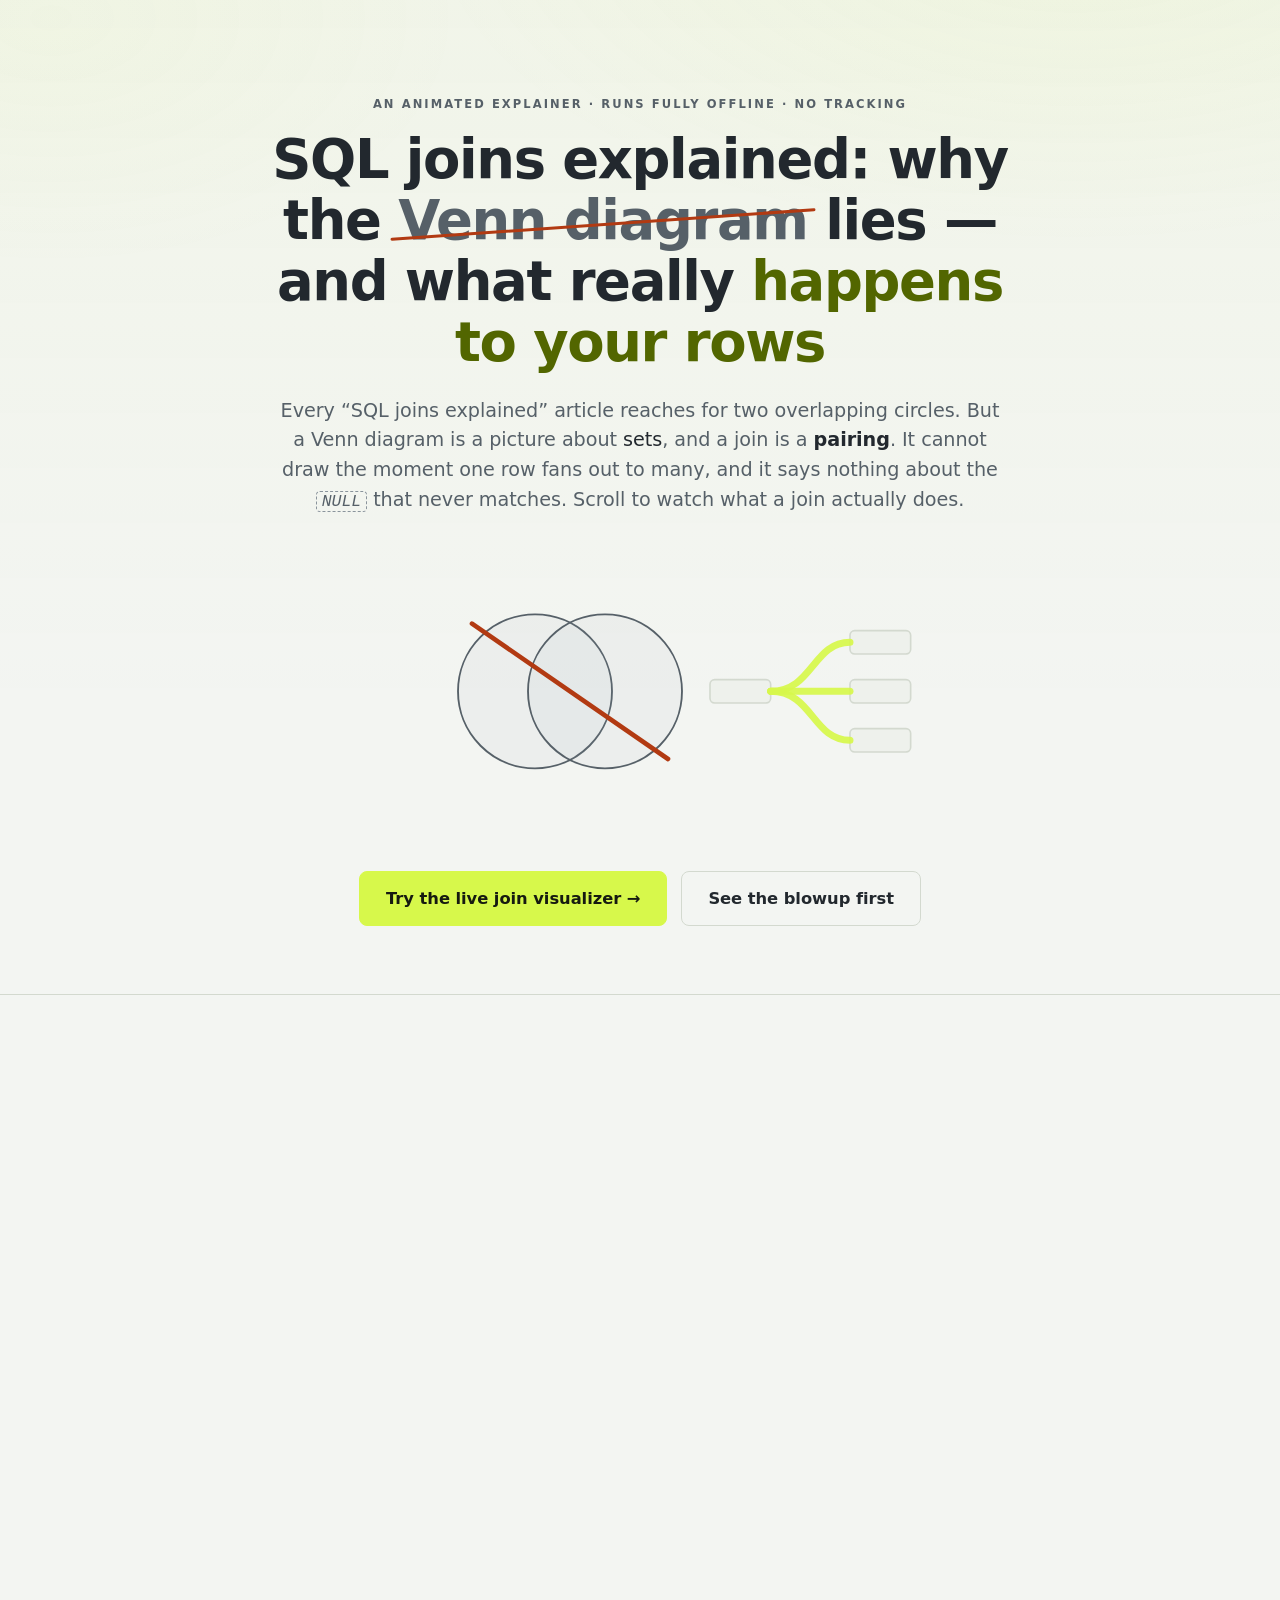
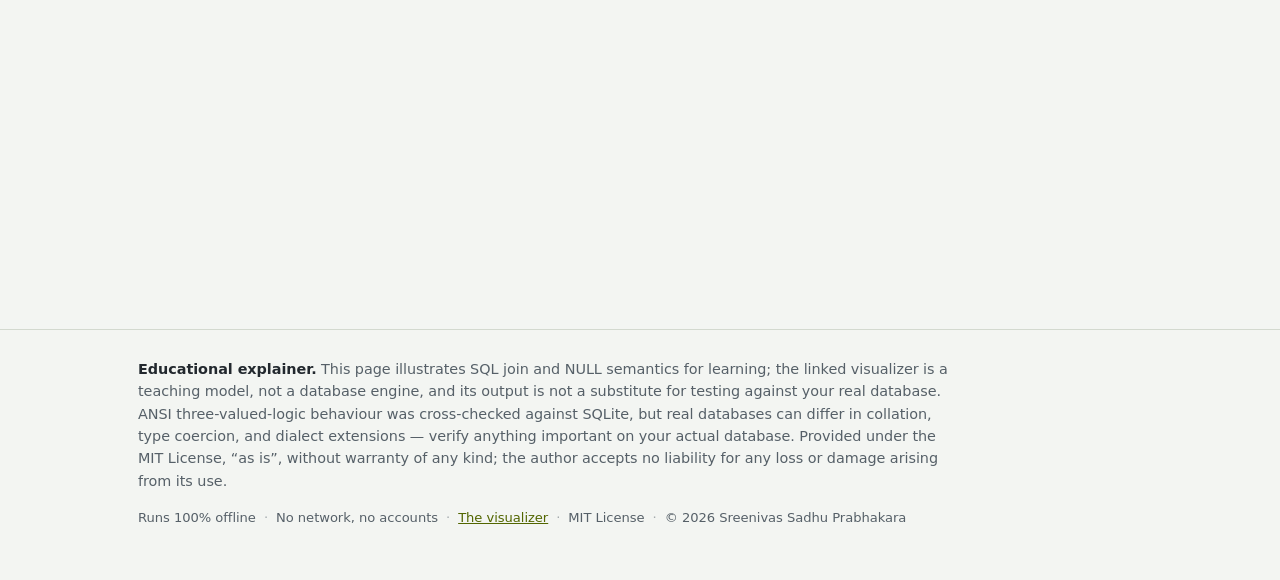
<file: index.html>
<!doctype html>
<html lang="en">
<head>
  <meta charset="utf-8">
  <meta name="viewport" content="width=device-width, initial-scale=1">
  <meta http-equiv="Content-Security-Policy" content="default-src 'self'; connect-src 'none'; img-src 'self' data:; base-uri 'none'; form-action 'none'; frame-ancestors 'none'; object-src 'none'">
  <title>Why a Venn diagram lies about SQL joins — the row-by-row explainer</title>
  <meta name="description" content="Why the Venn diagram fails to explain SQL joins: an animated walkthrough of how rows really pair up — duplicate-key blowups, NULLs that never match, and GROUP BY — with a link to a real, offline join visualizer.">
  <meta name="color-scheme" content="dark light">
  <link rel="canonical" href="https://sreenivas-sadhu-prabhakara.github.io/joincraft-explained/">
  <meta name="robots" content="index, follow, max-image-preview:large">
  <meta name="author" content="Sreenivas Sadhu Prabhakara">
  <meta name="keywords" content="sql joins explained, venn diagram sql wrong, sql join visualizer, inner join left join right join full outer join, duplicate keys join blowup, sql null never matches, three-valued logic sql, group by nulls, how sql joins work animated">
  <meta name="theme-color" content="#1D2126" media="(prefers-color-scheme: dark)">
  <meta name="theme-color" content="#F3F5F2" media="(prefers-color-scheme: light)">

  <!-- Open Graph -->
  <meta property="og:type" content="website">
  <meta property="og:site_name" content="Why a Venn diagram lies about SQL joins">
  <meta property="og:title" content="Why a Venn diagram lies about SQL joins — the row-by-row explainer">
  <meta property="og:description" content="A Venn diagram cannot draw the case where one row fans out to many, and it says nothing about NULL. See how joins really pair rows up — animated, then try it live.">
  <meta property="og:url" content="https://sreenivas-sadhu-prabhakara.github.io/joincraft-explained/">
  <meta property="og:locale" content="en_US">
  <meta property="og:image" content="https://sreenivas-sadhu-prabhakara.github.io/joincraft-explained/og-image.png">
  <meta property="og:image:width" content="1200">
  <meta property="og:image:height" content="630">
  <meta property="og:image:alt" content="A crossed-out Venn diagram beside a one-to-three chartreuse join-ribbon fan: the duplicate-key blowup a Venn diagram cannot draw">

  <!-- Twitter -->
  <meta name="twitter:card" content="summary_large_image">
  <meta name="twitter:title" content="Why a Venn diagram lies about SQL joins — the row-by-row explainer">
  <meta name="twitter:description" content="One row fanning out to many, and the NULL that never matches — the two things a Venn diagram cannot show. See joins pair up row by row.">
  <meta name="twitter:image" content="https://sreenivas-sadhu-prabhakara.github.io/joincraft-explained/og-image.png">
  <meta name="twitter:image:alt" content="A crossed-out Venn diagram beside a one-to-three chartreuse join-ribbon fan">

  <link rel="stylesheet" href="styles.css">
  <link rel="icon" href="favicon.svg" type="image/svg+xml">
  <link rel="apple-touch-icon" href="apple-touch-icon.png">
  <link rel="manifest" href="manifest.webmanifest">

  <!-- Structured data (data block; not affected by script-src) -->
  <script type="application/ld+json">
  {
    "@context": "https://schema.org",
    "@type": "WebApplication",
    "name": "Why a Venn diagram lies about SQL joins",
    "description": "An animated, offline explainer of how SQL joins actually pair rows — including the duplicate-key blowup and the NULL that never matches, the two things a Venn diagram cannot draw — linking to a real row-by-row join visualizer.",
    "url": "https://sreenivas-sadhu-prabhakara.github.io/joincraft-explained/",
    "applicationCategory": "EducationalApplication",
    "operatingSystem": "Any (modern web browser)",
    "browserRequirements": "Requires a modern web browser with JavaScript enabled.",
    "isAccessibleForFree": true,
    "offers": { "@type": "Offer", "price": "0", "priceCurrency": "USD" },
    "license": "https://opensource.org/licenses/MIT",
    "author": { "@type": "Person", "name": "Sreenivas Sadhu Prabhakara" },
    "softwareVersion": "0.1.0",
    "featureList": [
      "Animated explanation of why a Venn diagram misleads about joins",
      "The duplicate-key blowup: one row fanning out to many, drawn as a ribbon fan",
      "The NULL that never matches, and how three-valued logic decides it",
      "How GROUP BY groups the same NULLs a join could not match",
      "The enforced-privacy guarantee: connect-src 'none' blocks all network requests",
      "Links to a live, offline SQL-join visualizer"
    ]
  }
  </script>
  <script type="application/ld+json">
  {
    "@context": "https://schema.org",
    "@type": "FAQPage",
    "mainEntity": [
      {
        "@type": "Question",
        "name": "Why is a Venn diagram wrong for explaining SQL joins?",
        "acceptedAnswer": {
          "@type": "Answer",
          "text": "A Venn diagram models set membership: a row is either in the intersection or not. But a join is a pairing, not a membership test. When a key is duplicated, one row fans out to many and the result can have more rows than either table — a case no Venn diagram can draw. It also says nothing about NULL, the single biggest source of join surprises."
        }
      },
      {
        "@type": "Question",
        "name": "Why can a SQL join return more rows than either table?",
        "acceptedAnswer": {
          "@type": "Answer",
          "text": "When a join key is duplicated, rows multiply. If key 'A' has 2 rows on the left and 3 on the right, an INNER join emits 2 x 3 = 6 rows for that key alone, so the output can exceed both inputs. This duplicate-key blowup is the fan a Venn diagram cannot draw."
        }
      },
      {
        "@type": "Question",
        "name": "Why do NULL join keys never match, even NULL = NULL?",
        "acceptedAnswer": {
          "@type": "Answer",
          "text": "In SQL, NULL = NULL evaluates to UNKNOWN, not TRUE, so an ON clause never pairs two NULL keys. A NULL-key row is dropped by INNER, but survives LEFT, RIGHT and FULL with the other side padded to NULL. Confusingly, GROUP BY does the opposite: it collapses all NULLs into one bucket."
        }
      },
      {
        "@type": "Question",
        "name": "Does this page send my data anywhere or run online?",
        "acceptedAnswer": {
          "@type": "Answer",
          "text": "No. This explainer is a single static page with a Content-Security-Policy that sets connect-src 'none', so the browser itself blocks every network request. There are no external fonts, scripts, images, analytics, or trackers. It works fully offline once loaded, and so does the visualizer it links to."
        }
      }
    ]
  }
  </script>
</head>
<body>
  <a class="skip-link" href="#main">Skip to the explainer</a>

  <!-- progress rail (decorative, driven by app.js; degrades to nothing) -->
  <div class="scrollrail" aria-hidden="true"><span class="scrollrail__fill" id="scrollFill"></span></div>

  <!-- ============ HERO ============ -->
  <header class="hero">
    <div class="hero__inner">
      <p class="eyebrow">An animated explainer &middot; runs fully offline &middot; no tracking</p>
      <h1 class="hero__title">SQL joins explained: why the <span class="hero__strike">Venn diagram</span> lies &mdash; and what really <span class="hero__accent">happens to your rows</span></h1>
      <p class="hero__lede">
        Every &ldquo;SQL joins explained&rdquo; article reaches for two overlapping circles. But a Venn diagram is a picture about
        <em>sets</em>, and a join is a <strong>pairing</strong>. It cannot draw the moment one row fans out to many, and it says
        nothing about the <span class="tok tok--null">NULL</span> that never matches. Scroll to watch what a join actually does.
      </p>

      <!-- Hero motif: Venn (crossed) morphing into the ribbon fan -->
      <div class="hero__stage" aria-hidden="true">
        <svg viewBox="0 0 480 220" class="herofig" role="presentation">
          <!-- the discredited Venn -->
          <g class="herofig__venn">
            <circle cx="150" cy="110" r="66"/>
            <circle cx="210" cy="110" r="66"/>
            <line class="herofig__cross" x1="96" y1="52" x2="264" y2="168"/>
          </g>
          <!-- the honest ribbon fan: 1 left row -> 3 right rows -->
          <g class="herofig__fan">
            <rect class="hf-row" x="300" y="100" width="52" height="20" rx="4"/>
            <rect class="hf-row" x="420" y="58"  width="52" height="20" rx="4"/>
            <rect class="hf-row" x="420" y="100" width="52" height="20" rx="4"/>
            <rect class="hf-row" x="420" y="142" width="52" height="20" rx="4"/>
            <path class="hf-rib" style="--i:0" d="M352 110 C 388 110, 388 68,  420 68"/>
            <path class="hf-rib" style="--i:1" d="M352 110 C 388 110, 388 110, 420 110"/>
            <path class="hf-rib" style="--i:2" d="M352 110 C 388 110, 388 152, 420 152"/>
          </g>
        </svg>
      </div>

      <div class="hero__cta">
        <a class="btn btn--primary btn--lg" href="https://sreenivas-sadhu-prabhakara.github.io/joincraft/" rel="noopener">
          Try the live join visualizer &rarr;
        </a>
        <a class="btn btn--ghost btn--lg" href="#blowup">See the blowup first</a>
      </div>
    </div>
  </header>

  <main id="main">

    <!-- ============ 1. THE REAL PROBLEM ============ -->
    <section class="reveal band" id="problem" aria-labelledby="problemH">
      <div class="band__inner">
        <p class="kicker">The real problem</p>
        <h2 id="problemH" class="band__title">You already know what a join <em>should</em> do. It&rsquo;s the exceptions that bite.</h2>
        <p class="band__body">
          Nobody is surprised by a clean one-to-one join. People get burned by the cases the diagram hides:
          a key that repeats and quietly multiplies your row count; a row that should have appeared and vanished; a
          <span class="tok tok--null">NULL</span> that grouped with other NULLs in one breath and refused to match them in the next.
          These are exactly the questions asked in interviews and exactly the bugs that inflate a nightly total.
        </p>
        <ul class="painlist">
          <li><span class="painlist__q">&ldquo;Why did my report suddenly show more rows than the table has?&rdquo;</span></li>
          <li><span class="painlist__q">&ldquo;Why is this customer missing after the join?&rdquo;</span></li>
          <li><span class="painlist__q">&ldquo;Why did <code>SUM(amount)</code> get bigger than it should be?&rdquo;</span></li>
          <li><span class="painlist__q">&ldquo;Why does <code>NULL = NULL</code> not match, but <code>GROUP BY</code> puts them together?&rdquo;</span></li>
        </ul>
      </div>
    </section>

    <!-- ============ 2. THE BLOWUP (core motif animated) ============ -->
    <section class="reveal band band--feature" id="blowup" aria-labelledby="blowupH">
      <div class="band__inner">
        <p class="kicker">What a Venn diagram cannot draw</p>
        <h2 id="blowupH" class="band__title">One key on the left. Three on the right. <span class="hero__accent">Six output rows.</span></h2>
        <p class="band__body">
          A join is not a membership test &mdash; it is a <strong>pairing</strong>. When the join key is duplicated, every left row
          pairs with <em>every</em> matching right row. Two &ldquo;A&rdquo;s on the left and three on the right make 2&nbsp;&times;&nbsp;3&nbsp;=&nbsp;6 rows
          for that key alone. The result now has more rows than either input &mdash; the shape two circles can never represent.
        </p>

        <div class="demo" aria-hidden="true">
          <div class="demo__stage">
            <svg viewBox="0 0 640 300" class="joinfig" preserveAspectRatio="xMidYMid meet" role="presentation">
              <!-- left stack: A, A, B -->
              <g class="stack stack--left">
                <text class="stack__cap" x="70" y="30">left</text>
                <g class="jrow" style="--i:0"><rect x="20" y="52"  width="110" height="34" rx="6"/><text class="jrow__k" x="40" y="74">A</text><text class="jrow__v" x="66" y="74">·red</text></g>
                <g class="jrow" style="--i:1"><rect x="20" y="98"  width="110" height="34" rx="6"/><text class="jrow__k" x="40" y="120">A</text><text class="jrow__v" x="66" y="120">·blue</text></g>
                <g class="jrow" style="--i:2"><rect x="20" y="144" width="110" height="34" rx="6"/><text class="jrow__k" x="40" y="166">B</text><text class="jrow__v" x="66" y="166">·grey</text></g>
              </g>
              <!-- right stack: A, A, A, C -->
              <g class="stack stack--right">
                <text class="stack__cap" x="570" y="30">right</text>
                <g class="jrow" style="--i:3"><rect x="510" y="40"  width="110" height="34" rx="6"/><text class="jrow__k" x="530" y="62">A</text><text class="jrow__v" x="556" y="62">·1</text></g>
                <g class="jrow" style="--i:4"><rect x="510" y="86"  width="110" height="34" rx="6"/><text class="jrow__k" x="530" y="108">A</text><text class="jrow__v" x="556" y="108">·2</text></g>
                <g class="jrow" style="--i:5"><rect x="510" y="132" width="110" height="34" rx="6"/><text class="jrow__k" x="530" y="154">A</text><text class="jrow__v" x="556" y="154">·3</text></g>
                <g class="jrow" style="--i:6"><rect x="510" y="178" width="110" height="34" rx="6"/><text class="jrow__k" x="530" y="200">C</text><text class="jrow__v" x="556" y="200">·9</text></g>
              </g>
              <!-- the six ribbons: each of 2 left A's -> each of 3 right A's -->
              <g class="ribbons">
                <path class="jrib" style="--i:0" d="M130 69  C 320 69,  320 57,  510 57"/>
                <path class="jrib" style="--i:1" d="M130 69  C 320 69,  320 103, 510 103"/>
                <path class="jrib" style="--i:2" d="M130 69  C 320 69,  320 149, 510 149"/>
                <path class="jrib" style="--i:3" d="M130 115 C 320 115, 320 57,  510 57"/>
                <path class="jrib" style="--i:4" d="M130 115 C 320 115, 320 103, 510 103"/>
                <path class="jrib" style="--i:5" d="M130 115 C 320 115, 320 149, 510 149"/>
              </g>
            </svg>
          </div>
          <div class="demo__count">
            <div class="counter"><span class="counter__val" data-count="2">2</span><span class="counter__label">left &ldquo;A&rdquo; rows</span></div>
            <span class="demo__op">&times;</span>
            <div class="counter"><span class="counter__val" data-count="3">3</span><span class="counter__label">right &ldquo;A&rdquo; rows</span></div>
            <span class="demo__op">=</span>
            <div class="counter counter--out"><span class="counter__val" data-count="6">6</span><span class="counter__label">output rows</span></div>
          </div>
        </div>
        <p class="blowup" role="note">
          <span class="blowup__badge">! blowup</span>
          Six rows out of a five-row input. Two overlapping circles have no way to show a result <em>larger</em> than both sets.
        </p>
      </div>
    </section>

    <!-- ============ 3. THE NULL THAT NEVER MATCHES ============ -->
    <section class="reveal band" id="null" aria-labelledby="nullH">
      <div class="band__inner">
        <p class="kicker">The other thing it hides</p>
        <h2 id="nullH" class="band__title">A <span class="tok tok--null">NULL</span> key never matches &mdash; not even another <span class="tok tok--null">NULL</span>.</h2>
        <p class="band__body">
          Every SQL condition returns one of <strong>three</strong> answers, not two: <strong>TRUE</strong>, <strong>FALSE</strong>, or
          <strong class="v-unknown">UNKNOWN</strong>. Because <code>NULL</code> means &ldquo;unknown value,&rdquo; comparing it to anything &mdash; even to another
          <code>NULL</code> &mdash; yields <strong class="v-unknown">UNKNOWN</strong>, and an <code>ON</code> clause only pairs rows when the answer is TRUE.
          So a NULL-key row is <em>dropped</em> by INNER, but <em>survives</em> LEFT / RIGHT / FULL with the other side padded to NULL.
        </p>

        <div class="nullfig" aria-hidden="true">
          <div class="nullfig__eq">
            <span class="nf-cell">NULL</span>
            <span class="nf-op">=</span>
            <span class="nf-cell">NULL</span>
            <span class="nf-arrow">&rarr;</span>
            <span class="nf-result v-unknown">UNKNOWN</span>
          </div>
          <table class="tt">
            <caption class="tt__cap">Three-valued <code>=</code> against a NULL operand</caption>
            <thead><tr><th scope="col">left</th><th scope="col"><code>=</code></th><th scope="col">right</th><th scope="col">result</th></tr></thead>
            <tbody>
              <tr><td>1</td><td>=</td><td>1</td><td class="v-true">TRUE</td></tr>
              <tr><td>1</td><td>=</td><td>2</td><td class="v-false">FALSE</td></tr>
              <tr><td>1</td><td>=</td><td class="null">NULL</td><td class="v-unknown">~ UNKNOWN</td></tr>
              <tr><td class="null">NULL</td><td>=</td><td class="null">NULL</td><td class="v-unknown">~ UNKNOWN</td></tr>
            </tbody>
          </table>
          <p class="nullfig__note">Only a TRUE pairs rows in an <code>ON</code> clause. UNKNOWN is not TRUE &mdash; so the NULL row is never matched.</p>
        </div>
      </div>
    </section>

    <!-- ============ 4. GROUP BY does the opposite ============ -->
    <section class="reveal band" id="groupby" aria-labelledby="groupbyH">
      <div class="band__inner">
        <p class="kicker">The twist that catches everyone</p>
        <h2 id="groupbyH" class="band__title"><code>GROUP BY</code> pulls those same NULLs <span class="hero__accent">together</span>.</h2>
        <p class="band__body">
          Here is the contradiction people trip over: an <code>ON</code> clause treats two NULLs as <em>not equal</em>, but
          <code>GROUP BY</code> treats them as <em>the same group</em>. The same NULLs that refused to match a moment ago now fall into one bucket.
          And the aggregates disagree too &mdash; <code>COUNT(*)</code> counts every row while <code>COUNT(col)</code>, <code>SUM</code> and <code>AVG</code> quietly skip NULLs.
        </p>

        <div class="binfig" aria-hidden="true">
          <div class="binfig__loose">
            <span class="chip">NULL</span><span class="chip">NULL</span><span class="chip chip--k">east</span><span class="chip chip--k">east</span><span class="chip">NULL</span>
          </div>
          <div class="binfig__arrow">&darr; GROUP BY region</div>
          <div class="binfig__bins">
            <div class="bin bin--null"><span class="bin__label">NULL bucket</span><span class="bin__n">3 rows</span></div>
            <div class="bin"><span class="bin__label">east</span><span class="bin__n">2 rows</span></div>
          </div>
          <p class="binfig__note">All three NULLs land in one bucket &mdash; the exact opposite of what <code>ON</code> did.</p>
        </div>
      </div>
    </section>

    <!-- ============ 5. THE PRIVACY GUARANTEE ============ -->
    <section class="reveal band band--privacy" id="privacy" aria-labelledby="privacyH">
      <div class="band__inner">
        <p class="kicker">Enforced, not promised</p>
        <h2 id="privacyH" class="band__title">Your tables never leave your browser &mdash; the page <span class="hero__accent">cannot</span> send them.</h2>
        <p class="band__body">
          This explainer and the visualizer it links to both ship one line that makes the privacy guarantee real rather than a policy:
          a Content-Security-Policy with <code>connect-src&nbsp;'none'</code>. The browser itself refuses every outbound request &mdash; no fetch,
          no XHR, no WebSocket, no analytics, no fonts from a CDN. There is nothing to trust and nothing to opt out of.
        </p>
        <div class="csp" aria-hidden="true">
          <code class="csp__code">connect-src&nbsp;<span class="csp__none">'none'</span>;</code>
          <div class="csp__packets">
            <span class="pkt" style="--i:0"></span><span class="pkt" style="--i:1"></span><span class="pkt" style="--i:2"></span>
            <span class="csp__wall" aria-hidden="true"></span>
          </div>
          <span class="csp__verdict">every request blocked at the door</span>
        </div>
        <p class="band__body band__body--sm">
          Because there are no network dependencies, both pages keep working with <strong>no signal at all</strong> &mdash; load once, use offline.
        </p>
      </div>
    </section>

    <!-- ============ 6. FEATURE TOUR ============ -->
    <section class="reveal band" id="tour" aria-labelledby="tourH">
      <div class="band__inner">
        <p class="kicker">What the visualizer lets you do</p>
        <h2 id="tourH" class="band__title">A real evaluator, not a picture.</h2>
        <div class="tour">
          <article class="tour__card">
            <span class="tour__mark" aria-hidden="true">
              <svg viewBox="0 0 40 40"><rect class="tm-row" x="4" y="16" width="12" height="7" rx="2"/><rect class="tm-row" x="24" y="7" width="12" height="7" rx="2"/><rect class="tm-row" x="24" y="16" width="12" height="7" rx="2"/><rect class="tm-row" x="24" y="25" width="12" height="7" rx="2"/><path class="tm-rib" d="M16 19 C 22 19, 22 10, 24 10"/><path class="tm-rib" d="M16 19 C 22 19, 22 19, 24 19"/><path class="tm-rib" d="M16 19 C 22 19, 22 28, 24 28"/></svg>
            </span>
            <h3 class="tour__h">Five joins, ribbon by ribbon</h3>
            <p class="tour__p">INNER, LEFT, RIGHT, FULL and CROSS on two editable tables. Every output row draws a ribbon back to the source rows it came from &mdash; solid for a matched pair, dashed into a NULL pad for an orphan.</p>
          </article>
          <article class="tour__card">
            <span class="tour__mark" aria-hidden="true">
              <svg viewBox="0 0 40 40"><text x="6" y="26" class="tm-txt">2&times;3</text><text x="27" y="26" class="tm-txt tm-txt--out">=6</text></svg>
            </span>
            <h3 class="tour__h">The row-math strip</h3>
            <p class="tour__p">Live counts of matched pairs, left and right orphans, and output rows &mdash; with the &ldquo;a Venn diagram cannot draw this&rdquo; callout that fires the instant duplicate keys make the output larger than either input.</p>
          </article>
          <article class="tour__card">
            <span class="tour__mark" aria-hidden="true">
              <svg viewBox="0 0 40 40"><text x="6" y="17" class="tm-txt tm-txt--sm">=</text><text x="20" y="17" class="tm-txt tm-txt--u">~U</text><text x="6" y="33" class="tm-txt tm-txt--sm">AND</text><text x="24" y="33" class="tm-txt tm-txt--u">~U</text></svg>
            </span>
            <h3 class="tour__h">The NULL corner</h3>
            <p class="tour__p">Interactive three-valued-logic tables for <code>=</code>, <code>&lt;&gt;</code>, <code>AND</code>, <code>OR</code>, <code>NOT</code> and <code>IS NULL</code>, returning TRUE / FALSE / UNKNOWN &mdash; so you can see exactly why the NULL key never matched.</p>
          </article>
          <article class="tour__card">
            <span class="tour__mark" aria-hidden="true">
              <svg viewBox="0 0 40 40"><rect class="tm-bin" x="5" y="20" width="12" height="15" rx="2"/><rect class="tm-bin" x="23" y="12" width="12" height="23" rx="2"/></svg>
            </span>
            <h3 class="tour__h">A GROUP BY stage</h3>
            <p class="tour__p">Pick a group column and an aggregate &mdash; COUNT(*), COUNT(col), SUM, AVG, MIN, MAX &mdash; and watch rows fall into bins, surfacing how NULLs group together yet skip the aggregates that ignore them.</p>
          </article>
          <article class="tour__card">
            <span class="tour__mark" aria-hidden="true">
              <svg viewBox="0 0 40 40"><rect class="tm-card" x="7" y="6" width="26" height="28" rx="3"/><path class="tm-tick" d="M13 20 l4 4 l9 -10"/></svg>
            </span>
            <h3 class="tour__h">12 gotcha scenarios</h3>
            <p class="tour__p">One click loads a table pair, an operation and a hand-verified result &mdash; the blowup, the orphan, the inflated <code>SUM</code> after a one-to-many join &mdash; with an &ldquo;understood&rdquo; checklist for interview-prep across multiple visits.</p>
          </article>
          <article class="tour__card">
            <span class="tour__mark" aria-hidden="true">
              <svg viewBox="0 0 40 40"><path class="tm-dl" d="M20 6 v16 M13 17 l7 7 l7 -7" /><path class="tm-tray" d="M9 30 h22" /></svg>
            </span>
            <h3 class="tour__h">Export is the handoff</h3>
            <p class="tour__p">RFC-4180 CSV of the current result set and a printable cheat-sheet &mdash; because there is no cloud sync or sharing by design. What you make stays on your device.</p>
          </article>
        </div>
      </div>
    </section>

    <!-- ============ CTA ============ -->
    <section class="reveal cta" id="cta" aria-labelledby="ctaH">
      <div class="cta__inner">
        <svg viewBox="0 0 220 120" class="cta__fan" aria-hidden="true">
          <rect class="hf-row" x="6" y="50" width="54" height="20" rx="4"/>
          <rect class="hf-row" x="160" y="14" width="54" height="20" rx="4"/>
          <rect class="hf-row" x="160" y="50" width="54" height="20" rx="4"/>
          <rect class="hf-row" x="160" y="86" width="54" height="20" rx="4"/>
          <path class="hf-rib" style="--i:0" d="M60 60 C 110 60, 110 24, 160 24"/>
          <path class="hf-rib" style="--i:1" d="M60 60 C 110 60, 110 60, 160 60"/>
          <path class="hf-rib" style="--i:2" d="M60 60 C 110 60, 110 96, 160 96"/>
        </svg>
        <h2 id="ctaH" class="cta__title">Stop reading about joins. <span class="hero__accent">Watch them.</span></h2>
        <p class="cta__lede">
          Open the visualizer, pick a join, edit two small tables, and draw the pairing yourself &mdash;
          duplicate-key blowup, NULL orphan, GROUP BY and all. It runs entirely in your browser, offline.
        </p>
        <a class="btn btn--primary btn--lg" href="https://sreenivas-sadhu-prabhakara.github.io/joincraft/" rel="noopener">
          Open the live join visualizer &rarr;
        </a>
        <p class="cta__sub">Free, open-source, no account, no tracking &middot; verified against SQLite</p>
      </div>
    </section>
  </main>

  <!-- ============ FOOTER ============ -->
  <footer class="foot">
    <div class="foot__inner">
      <p class="foot__disclaimer">
        <strong>Educational explainer.</strong> This page illustrates SQL join and NULL semantics for learning; the linked
        visualizer is a teaching model, not a database engine, and its output is not a substitute for testing against your real
        database. ANSI three-valued-logic behaviour was cross-checked against SQLite, but real databases can differ in collation,
        type coercion, and dialect extensions &mdash; verify anything important on your actual database. Provided under the MIT
        License, &ldquo;as is&rdquo;, without warranty of any kind; the author accepts no liability for any loss or damage arising from its use.
      </p>
      <p class="foot__meta">
        <span>Runs 100% offline</span><span class="foot__dot">&middot;</span>
        <span>No network, no accounts</span><span class="foot__dot">&middot;</span>
        <span><a class="foot__link" href="https://sreenivas-sadhu-prabhakara.github.io/joincraft/" rel="noopener">The visualizer</a></span><span class="foot__dot">&middot;</span>
        <span>MIT&nbsp;License</span><span class="foot__dot">&middot;</span>
        <span>&copy; 2026 Sreenivas&nbsp;Sadhu&nbsp;Prabhakara</span>
      </p>
    </div>
  </footer>

  <script src="app.js" defer></script>
</body>
</html>
</file>
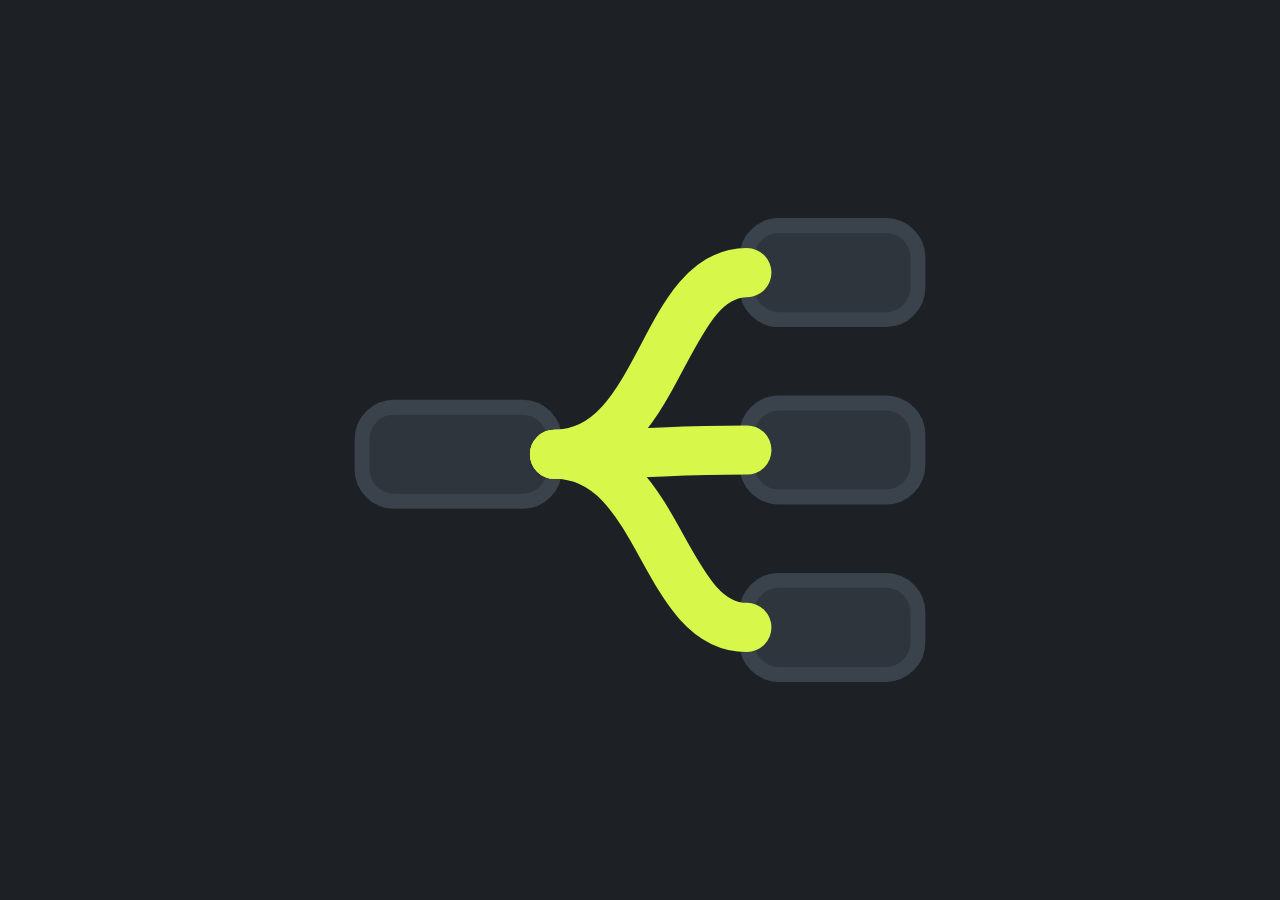
<file: assets/icon.html>
<!doctype html>
<html lang="en">
<head>
<meta charset="utf-8">
<style>
  * { box-sizing: border-box; margin: 0; padding: 0; }
  html, body { width: 100%; height: 100%; overflow: hidden; background: #1D2126; }
  body { display: grid; place-items: center; }
  /* 12% safe padding on each side -> mark fills the middle 76vmin */
  .mark { width: 76vmin; height: 76vmin; display: block; }
</style>
</head>
<body>
  <svg class="mark" viewBox="0 0 32 32" aria-hidden="true">
    <!-- left source row -->
    <rect x="3" y="14" width="9" height="4.4" rx="1.5" fill="#2E353D" stroke="#3A424B" stroke-width="0.7"/>
    <!-- three right rows -->
    <rect x="21" y="5.5"  width="8" height="4.4" rx="1.5" fill="#2E353D" stroke="#3A424B" stroke-width="0.7"/>
    <rect x="21" y="13.8" width="8" height="4.4" rx="1.5" fill="#2E353D" stroke="#3A424B" stroke-width="0.7"/>
    <rect x="21" y="22.1" width="8" height="4.4" rx="1.5" fill="#2E353D" stroke="#3A424B" stroke-width="0.7"/>
    <!-- the 1-to-3 chartreuse ribbon fan (the signature mark) -->
    <path d="M12 16.2 C 17 16.2, 17 7.7,  21 7.7"  fill="none" stroke="#D7F84B" stroke-width="2.3" stroke-linecap="round"/>
    <path d="M12 16.2 C 17 16.2, 17 16,   21 16"   fill="none" stroke="#D7F84B" stroke-width="2.3" stroke-linecap="round"/>
    <path d="M12 16.2 C 17 16.2, 17 24.3, 21 24.3" fill="none" stroke="#D7F84B" stroke-width="2.3" stroke-linecap="round"/>
  </svg>
</body>
</html>
</file>
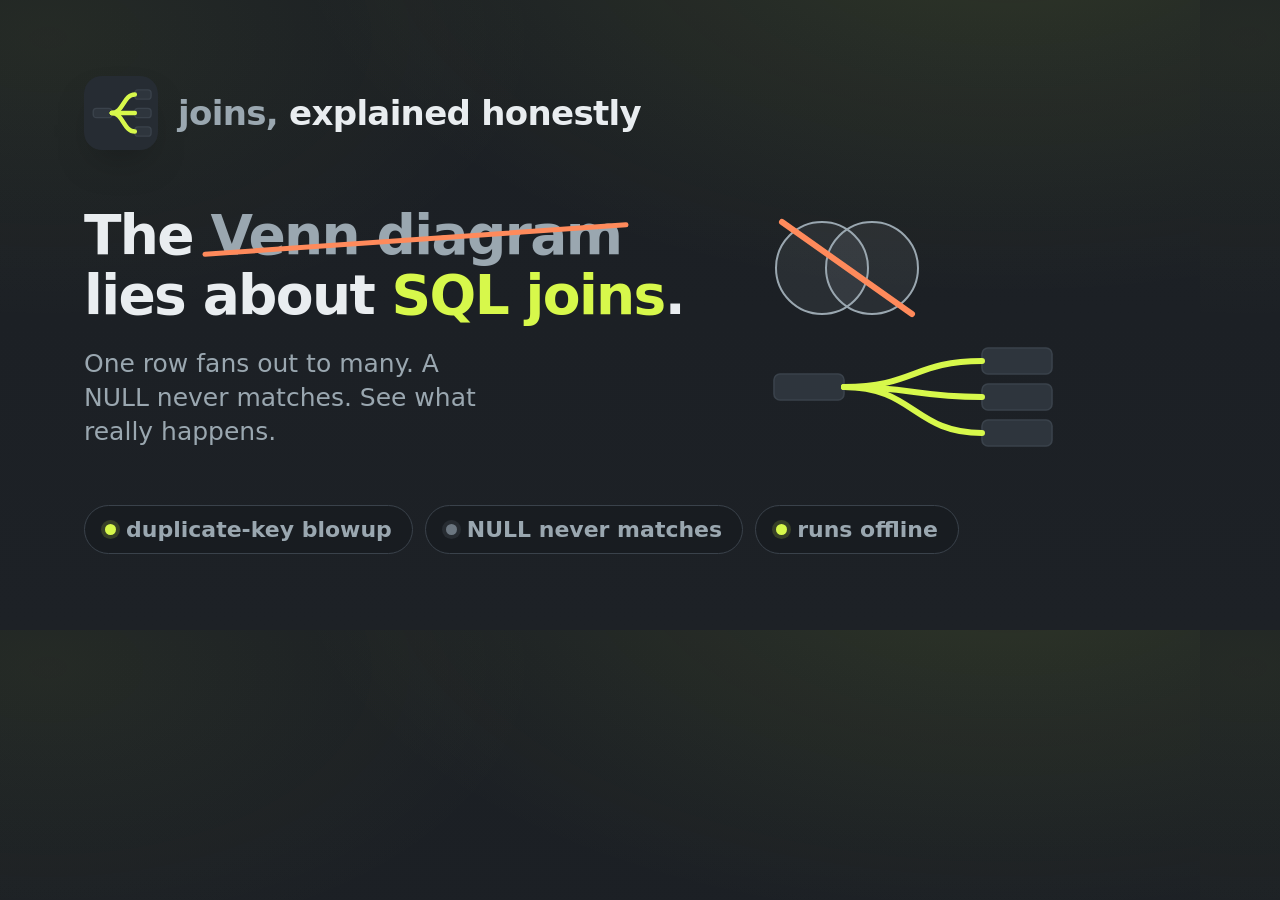
<file: assets/og.html>
<!doctype html>
<html lang="en">
<head>
<meta charset="utf-8">
<style>
  :root {
    --bg:      #1D2126;
    --panel:   #262C33;
    --panel2:  #2E353D;
    --line:    #3A424B;
    --ink:     #E9EDF0;
    --muted:   #9AA7B0;
    --accent:  #D7F84B;
    --accent-ink: #161A10;
    --orphan:  #6B7680;
    --danger:  #FF8A5B;
    --sans: system-ui, -apple-system, "Segoe UI", Roboto, Helvetica, Arial, sans-serif;
    --mono: ui-monospace, "SF Mono", Menlo, Consolas, "Liberation Mono", monospace;
  }
  * { box-sizing: border-box; margin: 0; padding: 0; }
  html, body { width: 1200px; height: 630px; overflow: hidden; }
  body {
    position: relative;
    background:
      radial-gradient(1200px 620px at 84% -12%, rgba(215,248,75,0.10), transparent 60%),
      radial-gradient(900px 520px at 4% 6%, rgba(215,248,75,0.05), transparent 55%),
      linear-gradient(180deg, #1b1f24 0%, #1D2126 100%);
    font-family: var(--sans);
    color: var(--ink);
    -webkit-font-smoothing: antialiased;
  }
  .frame {
    position: absolute; inset: 0; padding: 76px 84px;
    display: flex; flex-direction: column; justify-content: space-between;
  }
  .brand { display: flex; align-items: center; gap: 20px; }
  .mark { width: 74px; height: 74px; border-radius: 18px; box-shadow: 0 18px 44px -22px rgba(0,0,0,0.7); }
  .wordmark { font-size: 34px; font-weight: 800; letter-spacing: -0.02em; color: var(--muted); }
  .wordmark b { color: var(--ink); }

  .mid { display: flex; align-items: center; gap: 40px; }
  .copy { max-width: 620px; }
  .copy h1 {
    font-size: 55px; font-weight: 800; letter-spacing: -0.03em; line-height: 1.08; color: var(--ink);
  }
  .copy .strike { position: relative; color: var(--muted); white-space: nowrap; }
  .copy .strike::after { content:""; position:absolute; left:-2%; right:-2%; top:52%; height:5px; background: var(--danger); transform: rotate(-4deg); border-radius:3px; }
  .copy .accent { color: var(--accent); }
  .copy p { margin-top: 22px; font-size: 25px; font-weight: 500; color: var(--muted); line-height: 1.35; max-width: 26ch; }

  .fig { flex: 0 0 auto; }

  .chips { display: flex; align-items: center; gap: 12px; }
  .chip {
    display: inline-flex; align-items: center; gap: 10px; padding: 11px 20px;
    border: 1px solid var(--line); border-radius: 999px; background: rgba(20,24,28,0.5);
    font-size: 22px; font-weight: 600; color: var(--muted);
  }
  .chip .dot { width: 11px; height: 11px; border-radius: 50%; }
  .chip .dot--acc { background: var(--accent); box-shadow: 0 0 0 4px rgba(215,248,75,0.16); }
  .chip .dot--org { background: var(--orphan); box-shadow: 0 0 0 4px rgba(107,118,128,0.18); }
</style>
</head>
<body>
  <div class="frame">
    <div class="brand">
      <svg class="mark" viewBox="0 0 32 32" aria-hidden="true">
        <rect width="32" height="32" rx="7" fill="#262C33"/>
        <rect x="4" y="14" width="8" height="4" rx="1.4" fill="#2E353D" stroke="#3A424B" stroke-width="0.6"/>
        <rect x="22" y="6"  width="7" height="4" rx="1.4" fill="#2E353D" stroke="#3A424B" stroke-width="0.6"/>
        <rect x="22" y="14" width="7" height="4" rx="1.4" fill="#2E353D" stroke="#3A424B" stroke-width="0.6"/>
        <rect x="22" y="22" width="7" height="4" rx="1.4" fill="#2E353D" stroke="#3A424B" stroke-width="0.6"/>
        <path d="M12 16 C 17 16, 17 8,  22 8"  fill="none" stroke="#D7F84B" stroke-width="1.9" stroke-linecap="round"/>
        <path d="M12 16 C 17 16, 17 16, 22 16" fill="none" stroke="#D7F84B" stroke-width="1.9" stroke-linecap="round"/>
        <path d="M12 16 C 17 16, 17 24, 22 24" fill="none" stroke="#D7F84B" stroke-width="1.9" stroke-linecap="round"/>
      </svg>
      <span class="wordmark">joins, <b>explained honestly</b></span>
    </div>

    <div class="mid">
      <div class="copy">
        <h1>The <span class="strike">Venn diagram</span> lies about <span class="accent">SQL joins</span>.</h1>
        <p>One row fans out to many. A NULL never matches. See what really happens.</p>
      </div>
      <svg class="fig" width="330" height="260" viewBox="0 0 330 260" aria-hidden="true">
        <!-- crossed-out venn -->
        <circle cx="78"  cy="70" r="46" fill="rgba(154,167,176,0.10)" stroke="#9AA7B0" stroke-width="2"/>
        <circle cx="128" cy="70" r="46" fill="rgba(154,167,176,0.10)" stroke="#9AA7B0" stroke-width="2"/>
        <line x1="38" y1="24" x2="168" y2="116" stroke="#FF8A5B" stroke-width="6" stroke-linecap="round"/>
        <!-- the honest fan: 1 -> 3 -->
        <rect x="30"  y="176" width="70" height="26" rx="6" fill="#2E353D" stroke="#3A424B" stroke-width="1.6"/>
        <rect x="238" y="150" width="70" height="26" rx="6" fill="#2E353D" stroke="#3A424B" stroke-width="1.6"/>
        <rect x="238" y="186" width="70" height="26" rx="6" fill="#2E353D" stroke="#3A424B" stroke-width="1.6"/>
        <rect x="238" y="222" width="70" height="26" rx="6" fill="#2E353D" stroke="#3A424B" stroke-width="1.6"/>
        <path d="M100 189 C 170 189, 170 163, 238 163" fill="none" stroke="#D7F84B" stroke-width="6" stroke-linecap="round"/>
        <path d="M100 189 C 170 189, 170 199, 238 199" fill="none" stroke="#D7F84B" stroke-width="6" stroke-linecap="round"/>
        <path d="M100 189 C 170 189, 170 235, 238 235" fill="none" stroke="#D7F84B" stroke-width="6" stroke-linecap="round"/>
      </svg>
    </div>

    <div class="chips">
      <span class="chip"><span class="dot dot--acc"></span>duplicate-key blowup</span>
      <span class="chip"><span class="dot dot--org"></span>NULL never matches</span>
      <span class="chip"><span class="dot dot--acc"></span>runs offline</span>
    </div>
  </div>
</body>
</html>
</file>
<file: styles.css>
/* ============================================================
   joincraft-explained — an animated explainer for the join-ribbon idea.
   Same identity as joincraft: graphite-slate + electric chartreuse.
   Dark is default; light is a full parallel scheme. Motion is opt-in
   and degrades to legible static states under prefers-reduced-motion.
   ============================================================ */

:root {
  color-scheme: dark;

  --bg:      #1D2126;
  --panel:   #262C33;
  --panel2:  #2E353D;
  --line:    #3A424B;
  --ink:     #E9EDF0;
  --muted:   #9AA7B0;   /* 6.6:1 on bg */
  --accent:  #D7F84B;   /* electric chartreuse — large fills / accents */
  --accent-ink: #161A10;/* ink that sits ON chartreuse */
  --accent-text: #D7F84B; /* chartreuse as text on dark (13.4:1) */
  --orphan:  #6B7680;   /* NULL / orphan grey — ALWAYS with dash pattern */
  --orphan-text: #9AA7B0;
  --orphan-solid: #586069;
  --danger:  #FF8A5B;

  --sans: system-ui, -apple-system, "Segoe UI", Roboto, Helvetica, Arial, sans-serif;
  --mono: ui-monospace, "SF Mono", "Cascadia Mono", Menlo, Consolas, "Liberation Mono", monospace;

  --radius: 12px;
  --radius-sm: 8px;
  --wrap: 1100px;
  --shadow: 0 16px 40px -26px rgba(0,0,0,0.75);
  --ease: cubic-bezier(0.22, 0.61, 0.36, 1);
}

@media (prefers-color-scheme: light) {
  :root {
    color-scheme: light;
    --bg:      #F3F5F2;
    --panel:   #FFFFFF;
    --panel2:  #EEF1EC;
    --line:    #D3D9CF;
    --ink:     #22282E;
    --muted:   #566068;   /* 5.9:1 on bg */
    --accent:  #D7F84B;
    --accent-ink: #161A10;
    --accent-text: #526600; /* olive-chartreuse text/lines, 5.9:1 */
    --orphan:  #8A949C;
    --orphan-text: #566068;
    --orphan-solid: #647079;
    --danger:  #B23A12;
    --shadow: 0 16px 40px -30px rgba(30,40,20,0.35);
  }
}

* { box-sizing: border-box; }
html { -webkit-text-size-adjust: 100%; scroll-behavior: smooth; }

body {
  margin: 0;
  background: var(--bg);
  color: var(--ink);
  font-family: var(--sans);
  font-size: 16px;
  line-height: 1.55;
  letter-spacing: -0.003em;
  -webkit-font-smoothing: antialiased;
  text-rendering: optimizeLegibility;
  overflow-x: hidden;
}

body::before {
  content: "";
  position: fixed; inset: 0; z-index: -1; pointer-events: none;
  background:
    radial-gradient(1100px 560px at 84% -10%, rgba(215,248,75,0.07), transparent 60%),
    radial-gradient(760px 460px at 4% 2%, rgba(215,248,75,0.04), transparent 55%);
}

h1, h2, h3 { margin: 0; font-weight: 750; letter-spacing: -0.02em; line-height: 1.12; }
p { margin: 0; }
em { font-style: normal; color: var(--ink); }
code { font-family: var(--mono); font-size: 0.9em; color: var(--accent-text); }
a { color: var(--accent-text); }

.tok { font-family: var(--mono); font-size: 0.86em; padding: 0 5px; border-radius: 4px; }
.tok--null {
  color: var(--orphan-text);
  border: 1px dashed var(--orphan);
  background: transparent;
  font-style: italic;
}

.counter__val, .tt, .demo__count { font-variant-numeric: tabular-nums; }

/* --- skip link + focus --- */
.skip-link {
  position: absolute; left: 12px; top: -60px;
  background: var(--accent); color: var(--accent-ink);
  padding: 10px 16px; border-radius: 10px; font-weight: 700;
  z-index: 60; transition: top 0.18s var(--ease); text-decoration: none;
}
.skip-link:focus { top: 12px; }

a:focus-visible, button:focus-visible, [tabindex]:focus-visible {
  outline: 3px solid var(--accent);
  outline-offset: 3px;
  border-radius: 6px;
}

/* --- scroll progress rail --- */
.scrollrail {
  position: fixed; top: 0; left: 0; right: 0; height: 3px; z-index: 55;
  background: transparent; pointer-events: none;
}
.scrollrail__fill {
  display: block; height: 100%; width: 0%;
  background: var(--accent); transform-origin: left;
}

.eyebrow, .kicker {
  font-size: 0.72rem; text-transform: uppercase; letter-spacing: 0.18em;
  color: var(--muted); font-weight: 700;
}
.kicker { color: var(--accent-text); margin-bottom: 12px; }

/* ============================================================ HERO */
.hero {
  border-bottom: 1px solid var(--line);
  background: linear-gradient(180deg, rgba(215,248,75,0.05), transparent 72%);
}
.hero__inner {
  max-width: var(--wrap); margin: 0 auto;
  padding: clamp(44px, 8vw, 96px) clamp(18px, 5vw, 48px) clamp(40px, 6vw, 68px);
  text-align: center;
}
.hero__title {
  font-size: clamp(2rem, 5.2vw, 3.4rem); font-weight: 800; margin: 16px auto 0;
  max-width: 20ch; letter-spacing: -0.025em;
}
.hero__accent { color: var(--accent-text); }
.hero__strike { position: relative; white-space: nowrap; color: var(--muted); }
.hero__strike::after {
  content: ""; position: absolute; left: -2%; right: -2%; top: 54%; height: 3px;
  background: var(--danger); transform: rotate(-4deg); border-radius: 2px;
}
.hero__lede {
  margin: 22px auto 0; max-width: 60ch; font-size: clamp(1.02rem, 1.6vw, 1.2rem);
  color: var(--muted); line-height: 1.55;
}
.hero__lede strong { color: var(--ink); font-weight: 650; }

.hero__stage { margin: clamp(28px, 5vw, 48px) auto 0; max-width: 560px; }
.herofig { width: 100%; height: auto; }
.herofig__venn circle { fill: rgba(154,167,176,0.08); stroke: var(--muted); stroke-width: 1.6; }
.herofig__cross { stroke: var(--danger); stroke-width: 4; stroke-linecap: round; }
.hf-row, .tm-row { fill: var(--panel2); stroke: var(--line); stroke-width: 1.4; }
.hf-rib {
  fill: none; stroke: var(--accent); stroke-width: 6; stroke-linecap: round; opacity: 0.92;
}

.hero__cta { margin-top: clamp(30px, 5vw, 44px); display: flex; gap: 14px; justify-content: center; flex-wrap: wrap; }

/* ============================================================ BUTTONS */
.btn {
  font-family: var(--sans); font-size: 0.95rem; font-weight: 700;
  border-radius: var(--radius-sm); padding: 11px 20px; cursor: pointer;
  border: 1px solid var(--line); background: var(--panel); color: var(--ink);
  text-decoration: none; display: inline-block;
  transition: transform 0.08s var(--ease), background 0.15s var(--ease), border-color 0.15s, filter 0.15s;
}
.btn:hover { border-color: var(--accent-text); }
.btn:active { transform: translateY(1px); }
.btn--primary { background: var(--accent); color: var(--accent-ink); border-color: var(--accent); }
.btn--primary:hover { filter: brightness(1.05); }
.btn--ghost { background: transparent; }
.btn--lg { padding: 14px 26px; font-size: 1.02rem; }

/* ============================================================ BANDS / SCROLL REVEAL */
main { max-width: var(--wrap); margin: 0 auto; padding: 0 clamp(18px, 5vw, 48px); }
.band { margin-top: clamp(56px, 9vw, 108px); scroll-margin-top: 24px; }
.band__inner { max-width: 760px; }
.band--feature .band__inner, .band--privacy .band__inner { max-width: 860px; }
.band__title {
  font-size: clamp(1.5rem, 3.4vw, 2.3rem); font-weight: 800; letter-spacing: -0.022em;
  max-width: 24ch;
}
.band__title em { font-style: italic; color: var(--accent-text); }
.band__body {
  margin-top: 18px; color: var(--muted); font-size: clamp(1rem, 1.5vw, 1.12rem); line-height: 1.6; max-width: 64ch;
}
.band__body strong { color: var(--ink); font-weight: 650; }
.band__body--sm { font-size: 0.98rem; margin-top: 20px; }

.reveal { opacity: 1; }
@media (prefers-reduced-motion: no-preference) {
  .reveal { opacity: 0; transform: translateY(28px); transition: opacity 0.7s var(--ease), transform 0.7s var(--ease); }
  .reveal.is-in { opacity: 1; transform: none; }
}

.painlist { list-style: none; margin: 24px 0 0; padding: 0; display: grid; gap: 10px; }
.painlist__q {
  display: block; background: var(--panel); border: 1px solid var(--line); border-left: 3px solid var(--accent-text);
  border-radius: var(--radius-sm); padding: 12px 16px; color: var(--ink); font-size: 0.98rem;
}
.painlist code { color: var(--accent-text); }

/* ============================================================ BLOWUP DEMO */
.demo {
  margin-top: 28px; background: var(--panel); border: 1px solid var(--line);
  border-radius: var(--radius); padding: clamp(14px, 3vw, 26px); box-shadow: var(--shadow);
}
.demo__stage { overflow-x: auto; }
.joinfig { display: block; width: 100%; min-width: 460px; height: auto; }
.stack__cap { font-family: var(--mono); font-size: 13px; fill: var(--muted); text-anchor: middle; letter-spacing: 0.06em; }
.jrow rect { fill: var(--panel2); stroke: var(--line); stroke-width: 1.4; }
.jrow__k { font-family: var(--mono); font-size: 15px; font-weight: 700; fill: var(--accent-text); }
.jrow__v { font-family: var(--mono); font-size: 13px; fill: var(--muted); }
.jrib { fill: none; stroke: var(--accent); stroke-width: 3; stroke-linecap: round; opacity: 0.9; }

.demo__count {
  margin-top: 20px; display: flex; align-items: center; justify-content: center; gap: 14px; flex-wrap: wrap;
}
.demo__op { font-family: var(--mono); font-size: 1.5rem; color: var(--accent-text); font-weight: 700; }
.counter {
  background: var(--panel2); border: 1px solid var(--line); border-radius: var(--radius);
  padding: 12px 18px; text-align: center; min-width: 108px;
}
.counter__val { display: block; font-size: 1.9rem; font-weight: 800; line-height: 1; }
.counter__label { display: block; font-size: 0.72rem; color: var(--muted); margin-top: 7px; text-transform: uppercase; letter-spacing: 0.04em; }
.counter--out { border-color: var(--accent-text); }
.counter--out .counter__val { color: var(--accent-text); }

.blowup {
  margin-top: 22px; display: flex; align-items: center; gap: 12px; flex-wrap: wrap;
  background: rgba(215,248,75,0.09); border: 1px solid var(--accent-text);
  border-radius: var(--radius); padding: 14px 18px; font-size: 0.98rem; color: var(--ink);
}
.blowup em { color: var(--ink); font-style: italic; }
.blowup__badge {
  font-family: var(--mono); font-weight: 800; font-size: 0.78rem; letter-spacing: 0.04em;
  background: var(--accent); color: var(--accent-ink); padding: 3px 9px; border-radius: 6px; white-space: nowrap;
}

/* ============================================================ NULL FIGURE */
.v-unknown, .v-UNKNOWN { color: var(--orphan-text); font-style: italic; }
.v-true, .v-TRUE { color: var(--accent-text); font-weight: 700; }
.v-false, .v-FALSE { color: var(--muted); }

.nullfig {
  margin-top: 26px; background: var(--panel); border: 1px solid var(--line);
  border-radius: var(--radius); padding: clamp(16px, 3vw, 26px); box-shadow: var(--shadow);
}
.nullfig__eq { display: flex; align-items: center; gap: 12px; flex-wrap: wrap; justify-content: center; font-family: var(--mono); font-size: 1.2rem; }
.nf-cell {
  border: 1px dashed var(--orphan); color: var(--orphan-text); font-style: italic;
  padding: 6px 14px; border-radius: 6px;
}
.nf-op { color: var(--accent-text); font-weight: 700; }
.nf-arrow { color: var(--muted); }
.nf-result { font-weight: 700; padding: 6px 14px; border-radius: 6px; border: 1px solid var(--line); background: var(--panel2); }

.tt { border-collapse: collapse; width: 100%; max-width: 460px; margin: 22px auto 0; font-family: var(--mono); font-size: 0.9rem; }
.tt__cap { caption-side: top; color: var(--muted); font-family: var(--sans); font-size: 0.85rem; text-align: left; margin-bottom: 8px; }
.tt th, .tt td { padding: 7px 10px; text-align: center; border: 1px solid var(--line); }
.tt th { color: var(--muted); font-weight: 600; }
.tt td.null { color: var(--orphan-text); font-style: italic; }
.nullfig__note { margin-top: 18px; color: var(--muted); font-size: 0.92rem; text-align: center; }

/* ============================================================ GROUP-BY BINS */
.binfig {
  margin-top: 26px; background: var(--panel); border: 1px solid var(--line);
  border-radius: var(--radius); padding: clamp(16px, 3vw, 26px); box-shadow: var(--shadow); text-align: center;
}
.binfig__loose { display: flex; gap: 10px; justify-content: center; flex-wrap: wrap; }
.chip {
  font-family: var(--mono); font-size: 0.86rem; padding: 6px 12px; border-radius: 999px;
  border: 1px dashed var(--orphan); color: var(--orphan-text); font-style: italic;
}
.chip--k { border-style: solid; border-color: var(--line); color: var(--ink); font-style: normal; background: var(--panel2); }
.binfig__arrow { margin: 16px 0; color: var(--accent-text); font-family: var(--mono); font-size: 0.9rem; }
.binfig__bins { display: flex; gap: 16px; justify-content: center; flex-wrap: wrap; }
.bin {
  border: 1px solid var(--line); border-radius: var(--radius); padding: 14px 22px; background: var(--panel2); min-width: 130px;
}
.bin--null { border-style: dashed; border-color: var(--orphan); }
.bin__label { display: block; font-family: var(--mono); font-weight: 700; color: var(--ink); }
.bin--null .bin__label { color: var(--orphan-text); font-style: italic; }
.bin__n { display: block; margin-top: 6px; font-size: 0.8rem; color: var(--muted); font-variant-numeric: tabular-nums; }
.binfig__note { margin-top: 18px; color: var(--muted); font-size: 0.92rem; }

/* ============================================================ PRIVACY / CSP */
.band--privacy .band__inner { }
.csp {
  margin-top: 26px; background: var(--panel); border: 1px solid var(--line);
  border-radius: var(--radius); padding: clamp(18px, 3vw, 30px); box-shadow: var(--shadow); text-align: center;
}
.csp__code { display: inline-block; font-family: var(--mono); font-size: 1.15rem; color: var(--ink); background: var(--panel2); padding: 10px 18px; border-radius: 8px; border: 1px solid var(--line); }
.csp__none { color: var(--accent-text); font-weight: 700; }
.csp__packets {
  position: relative; margin: 26px auto 20px; height: 40px; max-width: 420px;
  border-bottom: 1px dashed var(--line);
}
.pkt {
  position: absolute; left: 4px; top: 12px; width: 14px; height: 14px; border-radius: 50%;
  background: var(--danger); opacity: 0.9;
}
.csp__wall {
  position: absolute; right: 8px; top: -4px; bottom: -4px; width: 5px; border-radius: 3px;
  background: repeating-linear-gradient(45deg, var(--accent-text) 0 6px, transparent 6px 12px);
}
.csp__verdict { display: block; font-family: var(--mono); font-size: 0.92rem; color: var(--accent-text); font-weight: 700; }

/* ============================================================ FEATURE TOUR */
.tour { margin-top: 30px; display: grid; grid-template-columns: repeat(auto-fill, minmax(250px, 1fr)); gap: 16px; }
.tour__card {
  background: var(--panel); border: 1px solid var(--line); border-radius: var(--radius);
  padding: 20px 20px 22px; display: flex; flex-direction: column; gap: 10px;
  transition: border-color 0.15s var(--ease), transform 0.1s var(--ease);
}
.tour__card:hover { border-color: var(--accent-text); transform: translateY(-3px); }
.tour__mark { width: 46px; height: 46px; border-radius: 11px; background: var(--panel2); border: 1px solid var(--line); display: grid; place-items: center; }
.tour__mark svg { width: 30px; height: 30px; }
.tm-rib { fill: none; stroke: var(--accent); stroke-width: 2; stroke-linecap: round; }
.tm-txt { font-family: var(--mono); font-size: 12px; font-weight: 800; fill: var(--ink); }
.tm-txt--out { fill: var(--accent-text); }
.tm-txt--sm { font-size: 9px; fill: var(--muted); }
.tm-txt--u { font-size: 11px; fill: var(--orphan-text); font-style: italic; font-weight: 700; }
.tm-bin { fill: var(--panel); stroke: var(--accent-text); stroke-width: 2; }
.tm-card { fill: none; stroke: var(--line); stroke-width: 2; }
.tm-tick { fill: none; stroke: var(--accent); stroke-width: 2.6; stroke-linecap: round; stroke-linejoin: round; }
.tm-dl { fill: none; stroke: var(--accent); stroke-width: 2.4; stroke-linecap: round; stroke-linejoin: round; }
.tm-tray { fill: none; stroke: var(--muted); stroke-width: 2.4; stroke-linecap: round; }
.tour__h { font-size: 1.08rem; font-weight: 750; }
.tour__p { color: var(--muted); font-size: 0.94rem; line-height: 1.5; }
.tour__p code { color: var(--accent-text); }

/* ============================================================ CTA */
.cta { margin-top: clamp(64px, 10vw, 120px); text-align: center; }
.cta__inner {
  max-width: 760px; margin: 0 auto; background: var(--panel); border: 1px solid var(--accent-text);
  border-radius: var(--radius); padding: clamp(32px, 6vw, 60px) clamp(20px, 5vw, 48px);
  box-shadow: var(--shadow);
}
.cta__fan { width: clamp(150px, 30vw, 200px); height: auto; margin-bottom: 8px; }
.cta__title { font-size: clamp(1.6rem, 3.6vw, 2.4rem); font-weight: 800; }
.cta__lede { margin: 18px auto 26px; max-width: 52ch; color: var(--muted); font-size: 1.05rem; }
.cta__sub { margin-top: 18px; color: var(--muted); font-size: 0.85rem; }

/* ============================================================ FOOTER */
.foot { margin-top: clamp(56px, 8vw, 96px); border-top: 1px solid var(--line); }
.foot__inner { max-width: var(--wrap); margin: 0 auto; padding: 28px clamp(18px,5vw,48px) 52px; }
.foot__disclaimer { color: var(--muted); font-size: 0.9rem; max-width: 90ch; }
.foot__disclaimer strong { color: var(--ink); }
.foot__meta { margin-top: 16px; color: var(--muted); font-size: 0.82rem; display: flex; flex-wrap: wrap; gap: 8px; align-items: center; }
.foot__dot { opacity: 0.5; }
.foot__link { color: var(--accent-text); }

/* ============================================================ ANIMATIONS (opt-in only) */
@media (prefers-reduced-motion: no-preference) {
  /* hero: draw the ribbon fan on load */
  .hf-rib, .cta__fan .hf-rib {
    stroke-dasharray: 120; stroke-dashoffset: 120;
    animation: draw 1s var(--ease) forwards;
    animation-delay: calc(0.35s + var(--i) * 0.22s);
  }
  .herofig__cross { stroke-dasharray: 210; stroke-dashoffset: 210; animation: draw 0.6s var(--ease) 1.2s forwards; }
  @keyframes draw { to { stroke-dashoffset: 0; } }

  /* blowup demo ribbons draw when the section reveals */
  .band--feature.is-in .jrib {
    stroke-dasharray: 260; stroke-dashoffset: 260;
    animation: draw 0.85s var(--ease) forwards;
    animation-delay: calc(var(--i) * 0.16s);
  }
  .band--feature:not(.is-in) .jrib { opacity: 0.28; }

  /* blowup rows pop in */
  .band--feature.is-in .jrow { animation: pop 0.5s var(--ease) both; animation-delay: calc(var(--i) * 0.06s); }
  @keyframes pop { from { opacity: 0; transform: translateY(6px);} to { opacity: 1; transform: none; } }

  /* privacy: packets fly toward the wall and get stopped, on a loop */
  .band--privacy.is-in .pkt {
    animation: fly 2.6s var(--ease) infinite;
    animation-delay: calc(var(--i) * 0.7s);
  }
  @keyframes fly {
    0%   { left: 4px; opacity: 0; }
    15%  { opacity: 0.95; }
    72%  { left: calc(100% - 34px); opacity: 0.95; }
    80%  { left: calc(100% - 34px); opacity: 0.2; transform: scale(0.5); }
    100% { left: calc(100% - 34px); opacity: 0; transform: scale(0.4); }
  }
}

/* reduced-motion: everything is drawn, visible, legible, no looping */
@media (prefers-reduced-motion: reduce) {
  html { scroll-behavior: auto; }
  .hf-rib, .jrib, .herofig__cross { stroke-dashoffset: 0; }
  .pkt { opacity: 0.5; }
  .pkt:nth-child(2) { left: 40%; }
  .pkt:nth-child(3) { left: 66%; }
}

/* ============================================================ PRINT */
@media print {
  :root { --bg: #fff; --ink: #111; --muted: #444; --panel: #fff; --panel2: #f4f4f4; --line: #bbb; --accent-text: #333; }
  body::before, .scrollrail, .hero__cta, .cta .btn { display: none !important; }
  .band { margin-top: 20px; page-break-inside: avoid; }
  .cta__inner, .demo, .nullfig, .binfig, .csp { box-shadow: none; }
  a { color: inherit; text-decoration: underline; }
}
</file>
